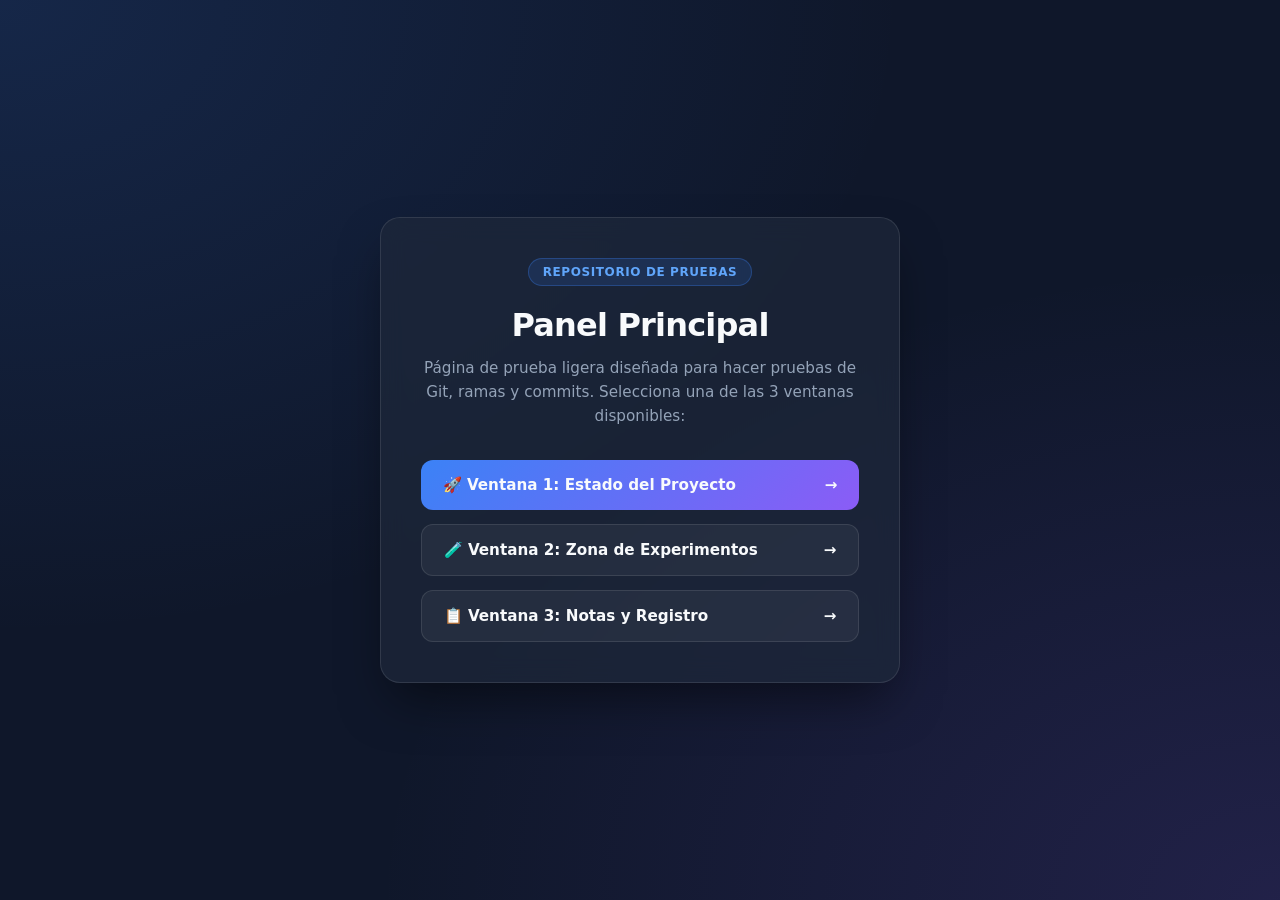
<file: index.html>
<!DOCTYPE html>
<html lang="es">
<head>
  <meta charset="UTF-8">
  <meta name="viewport" content="width=device-width, initial-scale=1.0">
  <title>Inicio | Web de Pruebas</title>
  <link rel="stylesheet" href="styles.css">
</head>
<body>
  <main class="card">
    <span class="badge">Repositorio de Pruebas</span>
    <h1>Panel Principal</h1>
    <p>Página de prueba ligera diseñada para hacer pruebas de Git, ramas y commits. Selecciona una de las 3 ventanas disponibles:</p>

    <div class="btn-group">
      <a href="ventana1.html" class="btn btn-primary">
        <span>🚀 Ventana 1: Estado del Proyecto</span>
        <span>→</span>
      </a>
      <a href="ventana2.html" class="btn">
        <span>🧪 Ventana 2: Zona de Experimentos</span>
        <span>→</span>
      </a>
      <a href="ventana3.html" class="btn">
        <span>📋 Ventana 3: Notas y Registro</span>
        <span>→</span>
      </a>
    </div>
  </main>
</body>
</html>
</file>
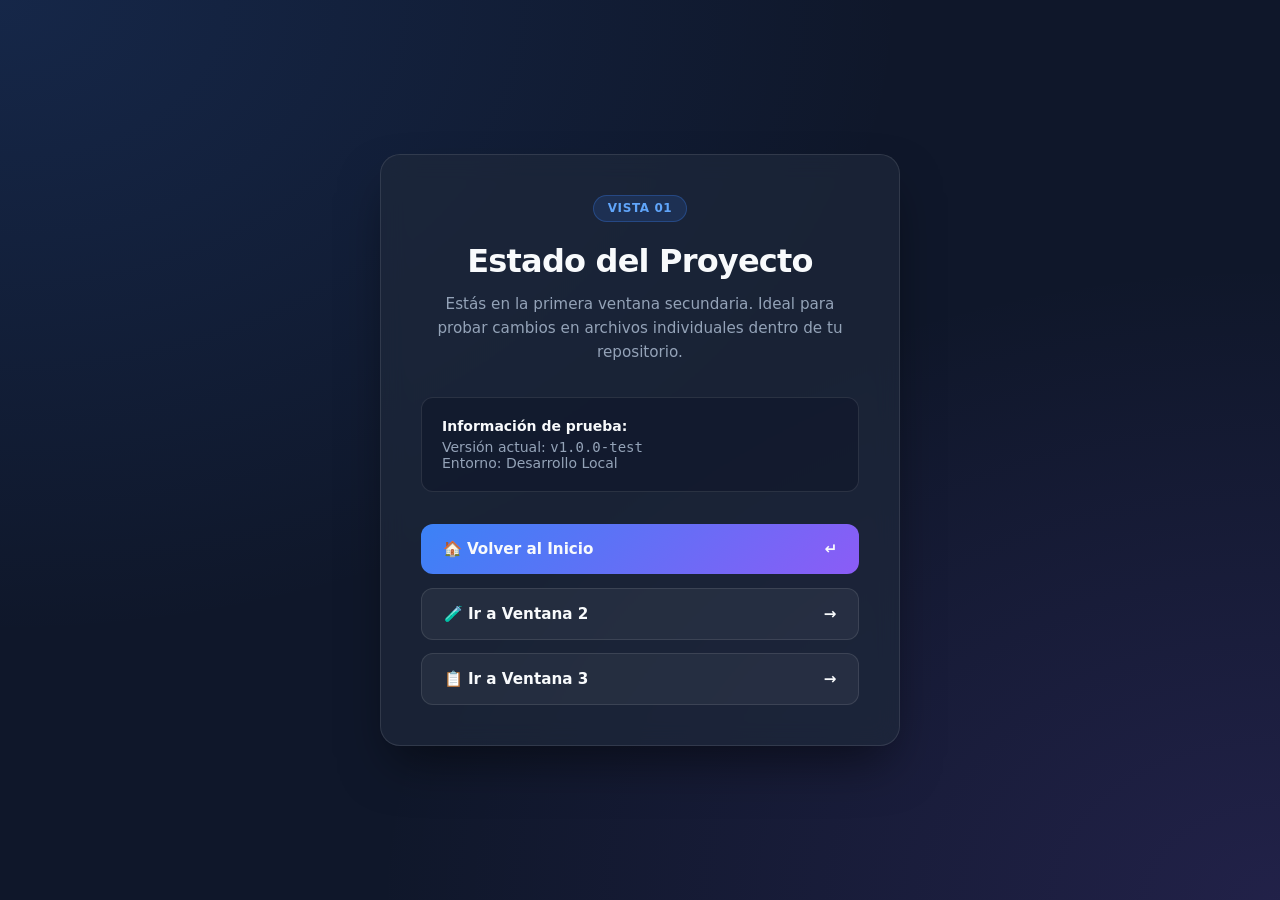
<file: ventana1.html>
<!DOCTYPE html>
<html lang="es">
<head>
  <meta charset="UTF-8">
  <meta name="viewport" content="width=device-width, initial-scale=1.0">
  <title>Ventana 1 | Web de Pruebas</title>
  <link rel="stylesheet" href="styles.css">
</head>
<body>
  <main class="card">
    <span class="badge">Vista 01</span>
    <h1>Estado del Proyecto</h1>
    <p>Estás en la primera ventana secundaria. Ideal para probar cambios en archivos individuales dentro de tu repositorio.</p>

    <div class="info-box">
      <strong>Información de prueba:</strong>
      Versión actual: <code>v1.0.0-test</code><br>
      Entorno: Desarrollo Local
    </div>

    <div class="btn-group">
      <a href="index.html" class="btn btn-primary">
        <span>🏠 Volver al Inicio</span>
        <span>↵</span>
      </a>
      <a href="ventana2.html" class="btn">
        <span>🧪 Ir a Ventana 2</span>
        <span>→</span>
      </a>
      <a href="ventana3.html" class="btn">
        <span>📋 Ir a Ventana 3</span>
        <span>→</span>
      </a>
    </div>
  </main>
</body>
</html>
</file>
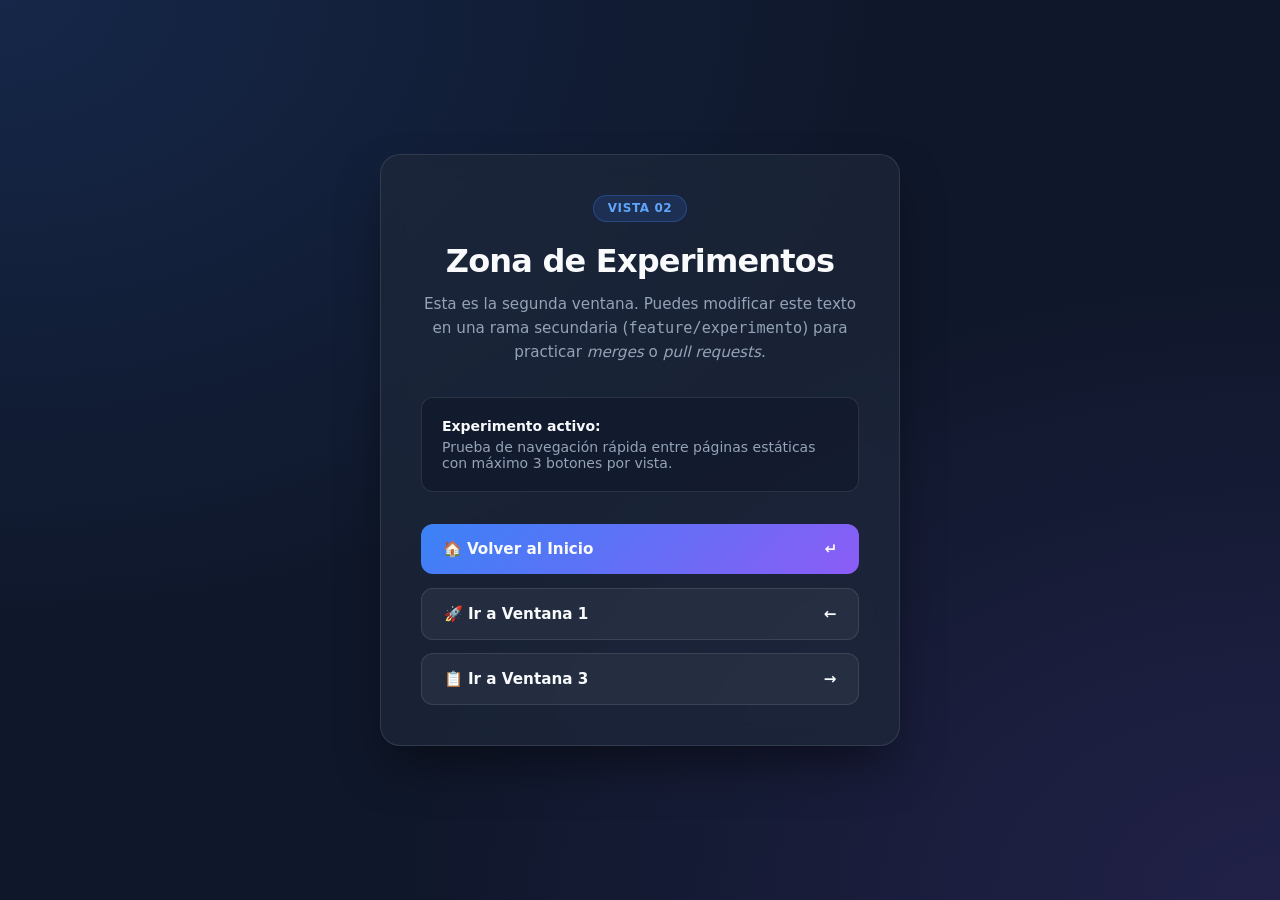
<file: ventana2.html>
<!DOCTYPE html>
<html lang="es">
<head>
  <meta charset="UTF-8">
  <meta name="viewport" content="width=device-width, initial-scale=1.0">
  <title>Ventana 2 | Web de Pruebas</title>
  <link rel="stylesheet" href="styles.css">
</head>
<body>
  <main class="card">
    <span class="badge">Vista 02</span>
    <h1>Zona de Experimentos</h1>
    <p>Esta es la segunda ventana. Puedes modificar este texto en una rama secundaria (<code>feature/experimento</code>) para practicar <em>merges</em> o <em>pull requests</em>.</p>

    <div class="info-box">
      <strong> Experimento activo:</strong>
      Prueba de navegación rápida entre páginas estáticas con máximo 3 botones por vista.
    </div>

    <div class="btn-group">
      <a href="index.html" class="btn btn-primary">
        <span>🏠 Volver al Inicio</span>
        <span>↵</span>
      </a>
      <a href="ventana1.html" class="btn">
        <span>🚀 Ir a Ventana 1</span>
        <span>←</span>
      </a>
      <a href="ventana3.html" class="btn">
        <span>📋 Ir a Ventana 3</span>
        <span>→</span>
      </a>
    </div>
  </main>
</body>
</html>
</file>
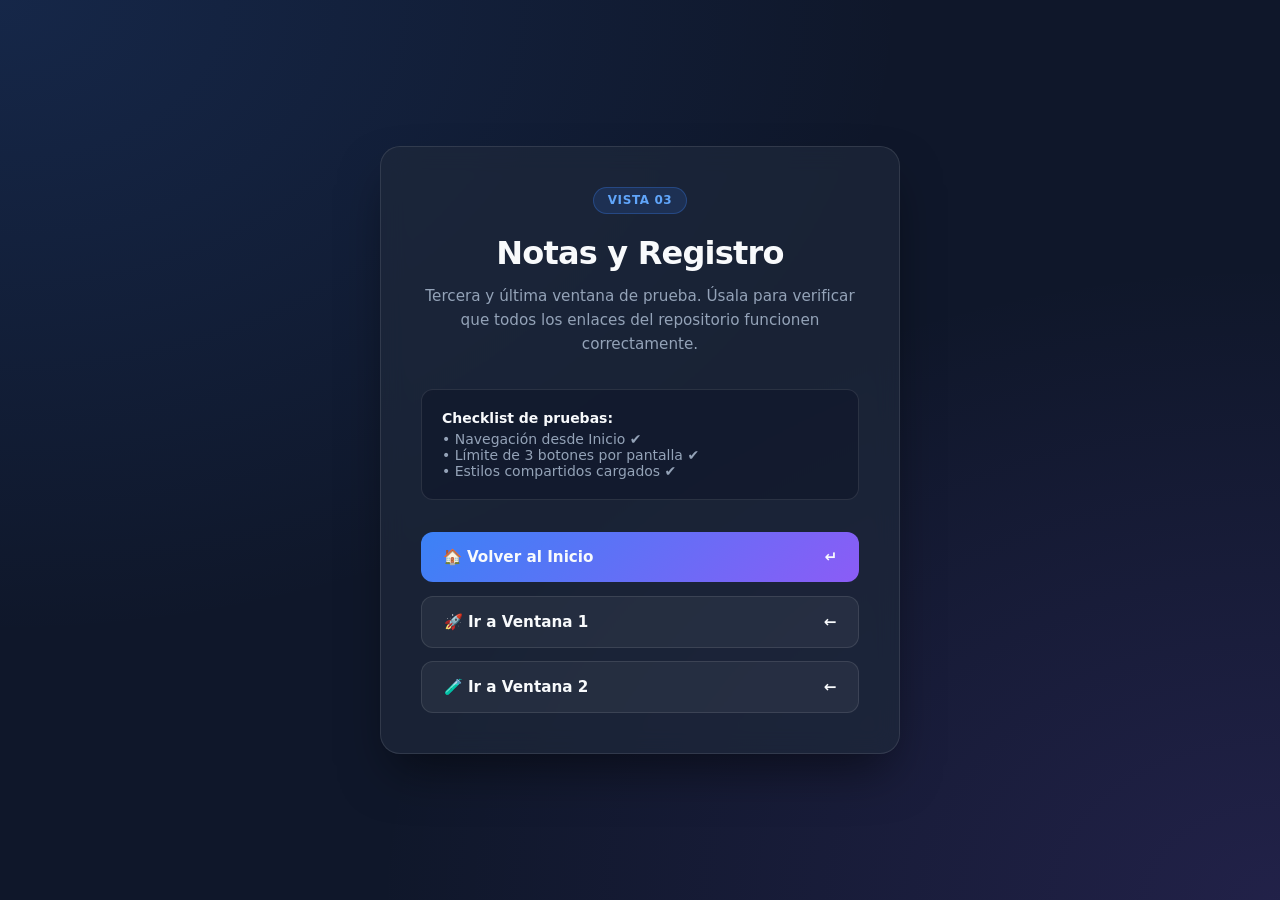
<file: ventana3.html>
<!DOCTYPE html>
<html lang="es">
<head>
  <meta charset="UTF-8">
  <meta name="viewport" content="width=device-width, initial-scale=1.0">
  <title>Ventana 3 | Web de Pruebas</title>
  <link rel="stylesheet" href="styles.css">
</head>
<body>
  <main class="card">
    <span class="badge">Vista 03</span>
    <h1>Notas y Registro</h1>
    <p>Tercera y última ventana de prueba. Úsala para verificar que todos los enlaces del repositorio funcionen correctamente.</p>

    <div class="info-box">
      <strong>Checklist de pruebas:</strong>
      • Navegación desde Inicio ✔<br>
      • Límite de 3 botones por pantalla ✔<br>
      • Estilos compartidos cargados ✔
    </div>

    <div class="btn-group">
      <a href="index.html" class="btn btn-primary">
        <span>🏠 Volver al Inicio</span>
        <span>↵</span>
      </a>
      <a href="ventana1.html" class="btn">
        <span>🚀 Ir a Ventana 1</span>
        <span>←</span>
      </a>
      <a href="ventana2.html" class="btn">
        <span>🧪 Ir a Ventana 2</span>
        <span>←</span>
      </a>
    </div>
  </main>
</body>
</html>
</file>
<file: styles.css>
:root {
  --bg-dark: #0f172a;
  --bg-card: rgba(30, 41, 59, 0.7);
  --border-card: rgba(255, 255, 255, 0.1);
  --text-main: #f8fafc;
  --text-muted: #94a3b8;
  --accent-1: #3b82f6;
  --accent-2: #8b5cf6;
  --accent-3: #10b981;
}

@view-transition {
  navigation: auto;
}

* {
  box-sizing: border-box;
  margin: 0;
  padding: 0;
}

body {
  font-family: system-ui, -apple-system, BlinkMacSystemFont, 'Segoe UI', Roboto, Oxygen, Ubuntu, Cantarell, sans-serif;
  background-color: var(--bg-dark);
  background-image: 
    radial-gradient(at 0% 0%, rgba(59, 130, 246, 0.15) 0px, transparent 50%),
    radial-gradient(at 100% 100%, rgba(139, 92, 246, 0.15) 0px, transparent 50%);
  color: var(--text-main);
  min-height: 100vh;
  display: flex;
  align-items: center;
  justify-content: center;
  padding: 1.5rem;
}

.card {
  background: var(--bg-card);
  backdrop-filter: blur(12px);
  border: 1px solid var(--border-card);
  border-radius: 1.25rem;
  padding: 2.5rem;
  max-width: 520px;
  width: 100%;
  box-shadow: 0 25px 50px -12px rgba(0, 0, 0, 0.5);
  text-align: center;
}

.badge {
  display: inline-block;
  padding: 0.35rem 0.85rem;
  border-radius: 9999px;
  font-size: 0.75rem;
  font-weight: 600;
  letter-spacing: 0.05em;
  text-transform: uppercase;
  background: rgba(59, 130, 246, 0.15);
  color: #60a5fa;
  border: 1px solid rgba(59, 130, 246, 0.3);
  margin-bottom: 1.25rem;
}

h1 {
  font-size: 2rem;
  font-weight: 700;
  margin-bottom: 0.75rem;
  letter-spacing: -0.025em;
}

p {
  color: var(--text-muted);
  line-height: 1.6;
  margin-bottom: 2rem;
  font-size: 0.95rem;
}

.btn-group {
  display: flex;
  flex-direction: column;
  gap: 0.85rem;
}

.btn {
  display: flex;
  align-items: center;
  justify-content: space-between;
  padding: 1rem 1.35rem;
  border-radius: 0.75rem;
  text-decoration: none;
  font-weight: 600;
  font-size: 0.95rem;
  color: var(--text-main);
  background: rgba(255, 255, 255, 0.05);
  border: 1px solid var(--border-card);
  transition: all 0.2s ease;
  cursor: pointer;
}

.btn:hover {
  transform: translateY(-2px);
  background: rgba(255, 255, 255, 0.1);
  border-color: rgba(255, 255, 255, 0.25);
}

.btn-primary {
  background: linear-gradient(135deg, var(--accent-1), var(--accent-2));
  border: none;
}

.btn-primary:hover {
  opacity: 0.92;
  background: linear-gradient(135deg, var(--accent-1), var(--accent-2));
}

.info-box {
  background: rgba(15, 23, 42, 0.6);
  border: 1px solid var(--border-card);
  border-radius: 0.75rem;
  padding: 1.25rem;
  margin-bottom: 2rem;
  text-align: left;
  font-size: 0.875rem;
  color: var(--text-muted);
}

.info-box strong {
  color: var(--text-main);
  display: block;
  margin-bottom: 0.35rem;
}
</file>
